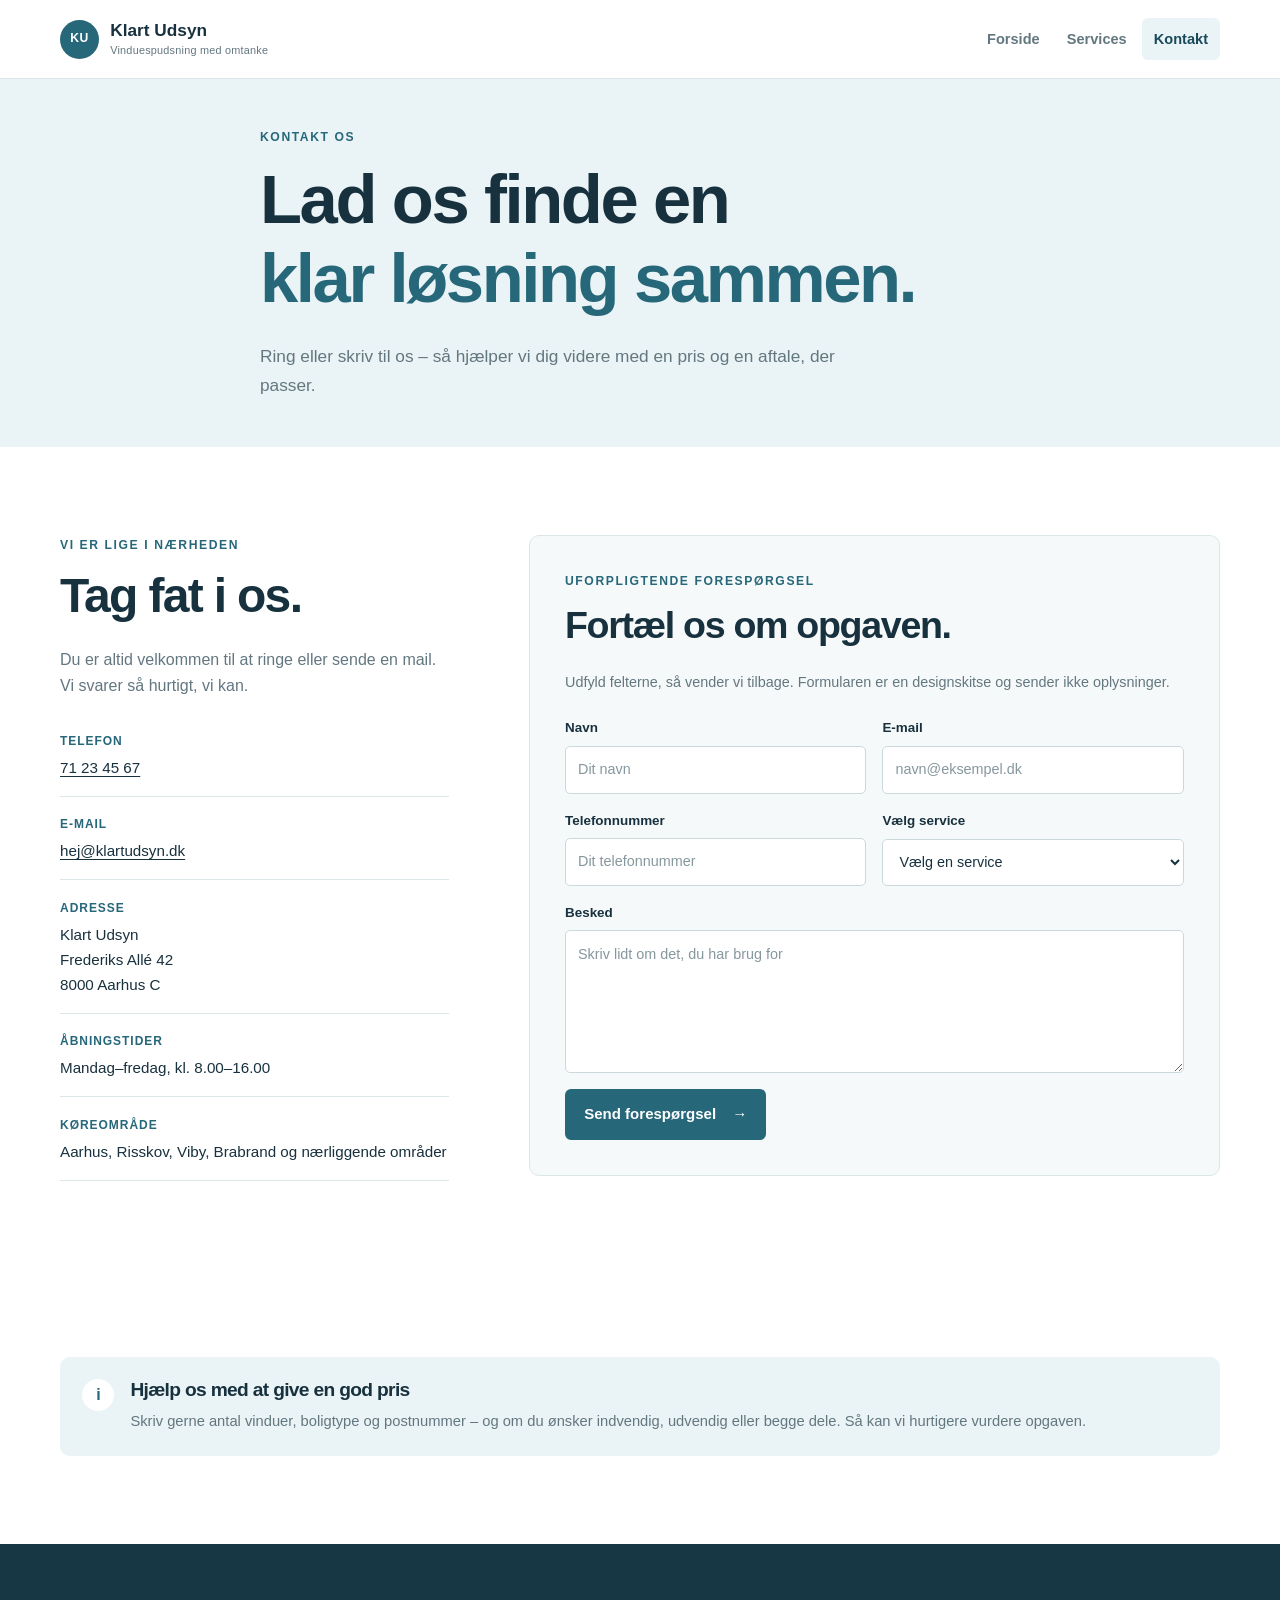
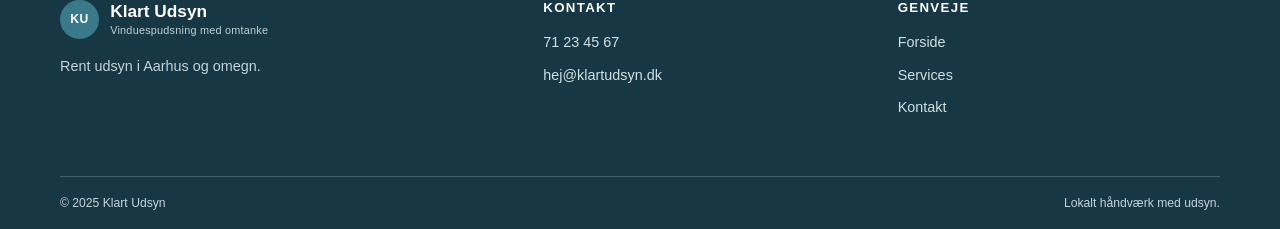
<file: contact.html>
<!DOCTYPE html>
<html lang="da">
<head>
    <meta charset="UTF-8">
    <meta name="viewport" content="width=device-width, initial-scale=1.0">
    <meta name="description" content="Kontakt Klart Udsyn for et uforpligtende tilbud på vinduespudsning i Aarhus og omegn.">
    <title>Kontakt | Klart Udsyn</title>
    <link rel="stylesheet" href="css/styles.css">
</head>
<body>
    <!-- Sidens header og navigation -->
    <header class="site-header"><div class="container header-content"><a class="brand" href="index.html" aria-label="Klart Udsyn – forsiden"><span class="brand-mark" aria-hidden="true">KU</span><span>Klart Udsyn<small>Vinduespudsning med omtanke</small></span></a><nav class="main-navigation" aria-label="Hovednavigation"><a href="index.html">Forside</a><a href="services.html">Services</a><a href="contact.html" aria-current="page">Kontakt</a></nav></div></header>
    <main>
        <!-- Sidens introduktion -->
        <section class="page-intro"><div class="container page-intro-content"><p class="eyebrow">Kontakt os</p><h1>Lad os finde en<br><span>klar løsning sammen.</span></h1><p>Ring eller skriv til os – så hjælper vi dig videre med en pris og en aftale, der passer.</p></div></section>
        <!-- Kontaktoplysninger og kontaktformular -->
        <section class="section contact-section"><div class="container contact-grid">
            <aside class="contact-details"><p class="eyebrow">Vi er lige i nærheden</p><h2>Tag fat i os.</h2><p>Du er altid velkommen til at ringe eller sende en mail. Vi svarer så hurtigt, vi kan.</p><dl class="contact-list"><div><dt>Telefon</dt><dd><a href="tel:+4571234567">71 23 45 67</a></dd></div><div><dt>E-mail</dt><dd><a href="mailto:hej@klartudsyn.dk">hej@klartudsyn.dk</a></dd></div><div><dt>Adresse</dt><dd>Klart Udsyn<br>Frederiks Allé 42<br>8000 Aarhus C</dd></div><div><dt>Åbningstider</dt><dd>Mandag–fredag, kl. 8.00–16.00</dd></div><div><dt>Køreområde</dt><dd>Aarhus, Risskov, Viby, Brabrand og nærliggende områder</dd></div></dl></aside>
            <div class="form-panel"><p class="eyebrow">Uforpligtende forespørgsel</p><h2>Fortæl os om opgaven.</h2><p class="form-intro">Udfyld felterne, så vender vi tilbage. Formularen er en designskitse og sender ikke oplysninger.</p><form class="contact-form" action="#" method="get">
                <div class="form-row"><div class="form-field"><label for="name">Navn</label><input id="name" name="name" type="text" autocomplete="name" placeholder="Dit navn"></div><div class="form-field"><label for="email">E-mail</label><input id="email" name="email" type="email" autocomplete="email" placeholder="navn@eksempel.dk"></div></div>
                <div class="form-row"><div class="form-field"><label for="phone">Telefonnummer</label><input id="phone" name="phone" type="tel" autocomplete="tel" placeholder="Dit telefonnummer"></div><div class="form-field"><label for="service">Vælg service</label><select id="service" name="service"><option value="" selected>Vælg en service</option><option>Privat vinduespudsning</option><option>Erhvervsvinduespudsning</option><option>Fast abonnementsordning</option><option>Andet</option></select></div></div>
                <div class="form-field"><label for="message">Besked</label><textarea id="message" name="message" rows="5" placeholder="Skriv lidt om det, du har brug for"></textarea></div>
                <button class="button button-primary" type="submit">Send forespørgsel <span aria-hidden="true">→</span></button>
            </form></div>
        </div></section>
        <!-- Oplysninger der hjælper med at beregne et tilbud -->
        <section class="section quote-tip"><div class="container quote-tip-inner"><span class="tip-icon" aria-hidden="true">i</span><div><h2>Hjælp os med at give en god pris</h2><p>Skriv gerne antal vinduer, boligtype og postnummer – og om du ønsker indvendig, udvendig eller begge dele. Så kan vi hurtigere vurdere opgaven.</p></div></div></section>
    </main>
    <!-- Fælles footer -->
    <footer class="site-footer"><div class="container footer-main"><div class="footer-brand"><a class="brand brand-light" href="index.html"><span class="brand-mark" aria-hidden="true">KU</span><span>Klart Udsyn<small>Vinduespudsning med omtanke</small></span></a><p>Rent udsyn i Aarhus og omegn.</p></div><div class="footer-contact"><h2>Kontakt</h2><a href="tel:+4571234567">71 23 45 67</a><a href="mailto:hej@klartudsyn.dk">hej@klartudsyn.dk</a></div><nav class="footer-links" aria-label="Footer navigation"><h2>Genveje</h2><a href="index.html">Forside</a><a href="services.html">Services</a><a href="contact.html">Kontakt</a></nav></div><div class="container footer-bottom"><span>© 2025 Klart Udsyn</span><span>Lokalt håndværk med udsyn.</span></div></footer>
</body>
</html>
</file>
<file: css/styles.css>
/* Grundlæggende farver, afstande og typografi */
:root {
    color-scheme: light;
    --color-ink: #18313e;
    --color-muted: #637780;
    --color-blue: #27677a;
    --color-blue-dark: #194a5b;
    --color-blue-pale: #eaf3f5;
    --color-sky: #d6e9ed;
    --color-line: #dce6e8;
    --color-paper: #ffffff;
    --color-soft: #f6f9f9;
    --space-1: .5rem;
    --space-2: 1rem;
    --space-3: 1.5rem;
    --space-4: 2rem;
    --space-5: 3rem;
    --space-6: 4.5rem;
    --content-width: 1160px;
    --radius: 10px;
    --shadow: 0 18px 50px rgba(24, 49, 62, .10);
}

* { box-sizing: border-box; }
html { scroll-behavior: smooth; }
body { margin: 0; background: var(--color-paper); color: var(--color-ink); font-family: "Aptos", "Segoe UI", Arial, sans-serif; font-size: 1rem; line-height: 1.65; }
img { display: block; max-width: 100%; }
a { color: inherit; }
a:focus-visible, button:focus-visible, input:focus-visible, select:focus-visible, textarea:focus-visible { outline: 3px solid #d28a38; outline-offset: 3px; }
.container { width: min(var(--content-width), calc(100% - 2.5rem)); margin-inline: auto; }
.section { padding-block: var(--space-6); }
.eyebrow { margin: 0 0 .8rem; color: var(--color-blue); font-size: .76rem; font-weight: 750; letter-spacing: .13em; text-transform: uppercase; }
h1, h2, h3, p { margin-top: 0; }
h1, h2, h3 { line-height: 1.15; letter-spacing: -.035em; }
h1 { margin-bottom: var(--space-3); font-size: clamp(2.65rem, 9vw, 5rem); font-weight: 720; }
h1 span { color: var(--color-blue); }
h2 { margin-bottom: var(--space-3); font-size: clamp(2rem, 5vw, 3rem); font-weight: 700; }
h3 { margin-bottom: .65rem; font-size: 1.25rem; }

/* Header og hovednavigation */
.site-header { position: relative; z-index: 2; background: var(--color-paper); border-bottom: 1px solid var(--color-line); }
.header-content { display: flex; min-height: 78px; flex-direction: column; align-items: center; justify-content: center; gap: .5rem; padding-block: .8rem; }
.brand { display: inline-flex; align-items: center; gap: .7rem; color: var(--color-ink); font-size: 1.08rem; font-weight: 750; line-height: 1.1; text-decoration: none; }
.brand small { display: block; margin-top: .28rem; color: var(--color-muted); font-size: .68rem; font-weight: 500; letter-spacing: .02em; }
.brand-mark { display: grid; width: 39px; height: 39px; place-items: center; border-radius: 50%; background: var(--color-blue); color: white; font-size: .76rem; letter-spacing: .03em; }
.main-navigation { display: flex; align-items: center; gap: .2rem; }
.main-navigation a { padding: .55rem .75rem; border-radius: 6px; color: var(--color-muted); font-size: .91rem; font-weight: 600; text-decoration: none; transition: background .18s ease, color .18s ease; }
.main-navigation a:hover, .main-navigation a[aria-current="page"] { background: var(--color-blue-pale); color: var(--color-blue-dark); }

/* Knapper og fremhævede links */
.button { display: inline-flex; min-height: 49px; align-items: center; justify-content: center; gap: 1rem; padding: .8rem 1.2rem; border: 0; border-radius: 6px; font: inherit; font-size: .94rem; font-weight: 700; text-decoration: none; cursor: pointer; transition: background .2s ease, transform .2s ease; }
.button:hover { transform: translateY(-2px); }
.button-primary { background: var(--color-blue); color: #fff; }
.button-primary:hover { background: var(--color-blue-dark); }
.button-light { background: white; color: var(--color-blue-dark); }
.button-light:hover { background: var(--color-blue-pale); }
.text-link { display: inline-flex; align-items: center; gap: .6rem; color: var(--color-blue-dark); font-size: .93rem; font-weight: 700; text-decoration-thickness: 1px; text-underline-offset: 4px; }
.text-link:hover { color: var(--color-blue); }

/* Forsidens hero */
.hero { overflow: hidden; background: linear-gradient(110deg, var(--color-soft) 0%, var(--color-blue-pale) 100%); }
.hero-grid { display: grid; align-items: center; gap: var(--space-5); padding-block: var(--space-5); }
.hero-copy { max-width: 570px; }
.hero-intro { max-width: 490px; margin-bottom: var(--space-3); color: var(--color-muted); font-size: 1.1rem; }
.hero-note { margin: .9rem 0 0; color: var(--color-muted); font-size: .8rem; }
.hero-image-wrap { position: relative; padding: 0 0 1rem 1rem; }
.hero-image-wrap::before { position: absolute; inset: 1rem 1rem 0 0; border: 1px solid rgba(39, 103, 122, .35); border-radius: var(--radius); content: ""; }
.hero-image { position: relative; width: 100%; min-height: 260px; aspect-ratio: 1.3; border-radius: var(--radius); object-fit: cover; box-shadow: var(--shadow); }
.image-caption { position: absolute; right: -.25rem; bottom: 0; display: flex; align-items: center; gap: .7rem; padding: .75rem 1rem; border: 1px solid var(--color-line); border-radius: 8px; background: white; box-shadow: var(--shadow); }
.caption-icon { display: grid; width: 34px; height: 34px; place-items: center; border-radius: 50%; background: var(--color-blue-pale); color: var(--color-blue); }
.image-caption strong, .image-caption small { display: block; }
.image-caption strong { font-size: .85rem; }
.image-caption small { color: var(--color-muted); font-size: .74rem; }

/* Virksomhedspræsentation */
.about-grid { display: grid; gap: var(--space-3); }
.about-grid h2 { margin-bottom: 0; }
.about-copy { max-width: 590px; color: var(--color-muted); }
.about-copy p { margin-bottom: 1rem; }

/* Fordele */
.benefits-section { background: var(--color-soft); }
.section-heading { margin-bottom: var(--space-4); }
.section-heading h2 { margin-bottom: 0; }
.benefits { display: grid; gap: 1rem; }
.benefit-card { padding: 1.4rem 1.3rem; border-top: 2px solid var(--color-sky); background: white; }
.benefit-number { display: block; margin-bottom: 1.25rem; color: var(--color-blue); font-size: .76rem; font-weight: 750; letter-spacing: .08em; }
.benefit-card p { max-width: 320px; margin-bottom: 0; color: var(--color-muted); font-size: .93rem; }

/* Udvalgte services på forsiden */
.heading-row { display: flex; flex-direction: column; align-items: flex-start; gap: 1rem; }
.preview-grid { display: grid; gap: 1.2rem; }
.preview-card { overflow: hidden; border: 1px solid var(--color-line); border-radius: var(--radius); background: white; }
.preview-card img { width: 100%; aspect-ratio: 1.55; object-fit: cover; }
.preview-card > div { padding: 1.2rem; }
.preview-card p:not(.card-label) { margin-bottom: 0; color: var(--color-muted); font-size: .91rem; }
.card-label { margin-bottom: .45rem; color: var(--color-blue); font-size: .72rem; font-weight: 750; letter-spacing: .1em; text-transform: uppercase; }

/* Fælles introduktion til undersider */
.page-intro { background: var(--color-blue-pale); }
.page-intro-content { max-width: 760px; padding-block: var(--space-5); }
.page-intro h1 { font-size: clamp(2.6rem, 8vw, 4.3rem); }
.page-intro-content > p:last-child { max-width: 610px; margin-bottom: 0; color: var(--color-muted); font-size: 1.08rem; }

/* Serviceside */
.service-list .container { display: grid; gap: var(--space-6); }
.service-detail { display: grid; align-items: center; gap: var(--space-3); }
.service-photo img { width: 100%; aspect-ratio: 1.4; border-radius: var(--radius); object-fit: cover; }
.service-copy h2 { font-size: clamp(1.8rem, 5vw, 2.45rem); }
.service-copy > p:not(.eyebrow) { color: var(--color-muted); }
.feature-list { display: grid; gap: .55rem; margin: 1.2rem 0 1.5rem; padding: 0; list-style: none; }
.feature-list li { position: relative; padding-left: 1.5rem; color: var(--color-ink); font-size: .92rem; }
.feature-list li::before { position: absolute; left: 0; color: var(--color-blue); content: "✓"; font-weight: 800; }
.cta-section { padding-block: var(--space-5); background: var(--color-blue-dark); color: white; }
.cta-content { display: flex; flex-direction: column; align-items: flex-start; gap: 1.5rem; }
.cta-section .eyebrow { color: #c5e2e7; }
.cta-section h2 { margin-bottom: .7rem; font-size: clamp(1.8rem, 5vw, 2.5rem); }
.cta-section p:not(.eyebrow) { margin-bottom: 0; color: #e1edef; }

/* Kontaktside og formular */
.contact-grid { display: grid; gap: var(--space-5); }
.contact-details > p:not(.eyebrow) { color: var(--color-muted); }
.contact-list { display: grid; gap: 1.15rem; margin: var(--space-4) 0 0; }
.contact-list div { padding-bottom: 1rem; border-bottom: 1px solid var(--color-line); }
.contact-list dt { margin-bottom: .2rem; color: var(--color-blue); font-size: .75rem; font-weight: 750; letter-spacing: .08em; text-transform: uppercase; }
.contact-list dd { margin: 0; font-size: .95rem; }
.contact-list a { color: var(--color-ink); text-decoration-thickness: 1px; text-underline-offset: 3px; }
.form-panel { padding: 1.25rem; border: 1px solid var(--color-line); border-radius: var(--radius); background: var(--color-soft); }
.form-panel h2 { font-size: clamp(1.8rem, 5vw, 2.35rem); }
.form-intro { color: var(--color-muted); font-size: .9rem; }
.contact-form { display: grid; gap: 1rem; margin-top: 1.4rem; }
.form-row { display: grid; gap: 1rem; }
.form-field { display: grid; gap: .38rem; }
.form-field label { font-size: .84rem; font-weight: 700; }
.form-field input, .form-field select, .form-field textarea { width: 100%; min-height: 47px; padding: .7rem .75rem; border: 1px solid #cbd9dc; border-radius: 5px; background: white; color: var(--color-ink); font: inherit; font-size: .9rem; }
.form-field textarea { min-height: 130px; resize: vertical; }
.form-field input::placeholder, .form-field textarea::placeholder { color: #86979d; }
.contact-form .button { justify-self: start; }
.quote-tip { padding-top: 0; }
.quote-tip-inner { display: flex; align-items: flex-start; gap: 1rem; padding: 1.4rem; border-radius: var(--radius); background: var(--color-blue-pale); }
.tip-icon { display: grid; flex: 0 0 32px; width: 32px; height: 32px; place-items: center; border-radius: 50%; background: white; color: var(--color-blue); font-weight: 800; }
.quote-tip h2 { margin-bottom: .5rem; font-size: 1.2rem; }
.quote-tip p { margin-bottom: 0; color: var(--color-muted); font-size: .92rem; }

/* Fælles footer */
.site-footer { background: #173744; color: white; }
.footer-main { display: grid; gap: var(--space-4); padding-block: var(--space-5); }
.brand-light { color: white; }
.brand-light small { color: #bfd0d4; }
.brand-light .brand-mark { background: #39798a; }
.footer-brand > p { margin: 1rem 0 0; color: #c4d4d8; font-size: .9rem; }
.footer-contact, .footer-links { display: flex; flex-direction: column; align-items: flex-start; gap: .55rem; }
.footer-main h2 { margin-bottom: .45rem; font-size: .83rem; letter-spacing: .1em; text-transform: uppercase; }
.footer-contact a, .footer-links a { color: #d1dfe2; font-size: .9rem; text-decoration: none; }
.footer-contact a:hover, .footer-links a:hover { color: white; text-decoration: underline; text-underline-offset: 3px; }
.footer-bottom { display: flex; flex-direction: column; gap: .35rem; padding-block: 1rem; border-top: 1px solid rgba(255, 255, 255, .2); color: #c4d4d8; font-size: .76rem; }

/* Tilpasning til tablet og større skærme */
@media (min-width: 640px) {
    .header-content { flex-direction: row; justify-content: space-between; }
    .benefits, .preview-grid { grid-template-columns: repeat(2, minmax(0, 1fr)); }
    .benefit-card { padding: 1.65rem; }
    .heading-row { flex-direction: row; align-items: flex-end; justify-content: space-between; }
    .service-detail { grid-template-columns: 1fr 1fr; gap: var(--space-4); }
    .service-detail-reverse .service-photo { order: 2; }
    .service-detail-reverse .service-copy { order: 1; }
    .contact-grid { grid-template-columns: .8fr 1.2fr; align-items: start; }
    .form-panel { padding: 1.7rem; }
    .form-row { grid-template-columns: 1fr 1fr; }
    .footer-main { grid-template-columns: 1.4fr 1fr 1fr; }
    .footer-bottom { flex-direction: row; justify-content: space-between; }
}

@media (min-width: 900px) {
    .section { padding-block: 5.5rem; }
    .hero-grid { grid-template-columns: 1fr 1fr; gap: 4rem; padding-block: 4.5rem; }
    .hero-image { aspect-ratio: 1.25; }
    .about-grid { grid-template-columns: .9fr 1.1fr; gap: 5rem; }
    .benefits, .preview-grid { grid-template-columns: repeat(3, minmax(0, 1fr)); }
    .benefit-card { min-height: 215px; }
    .service-detail { gap: 4rem; }
    .service-list .container { gap: 5.5rem; }
    .cta-content { flex-direction: row; align-items: center; justify-content: space-between; }
    .cta-section { padding-block: 3.6rem; }
    .contact-grid { grid-template-columns: .72fr 1.28fr; gap: 5rem; }
    .form-panel { padding: 2.2rem; }
    .footer-main { padding-block: 3.5rem; }
}

@media (prefers-reduced-motion: reduce) {
    *, *::before, *::after { scroll-behavior: auto !important; transition-duration: .01ms !important; }
}
</file>
